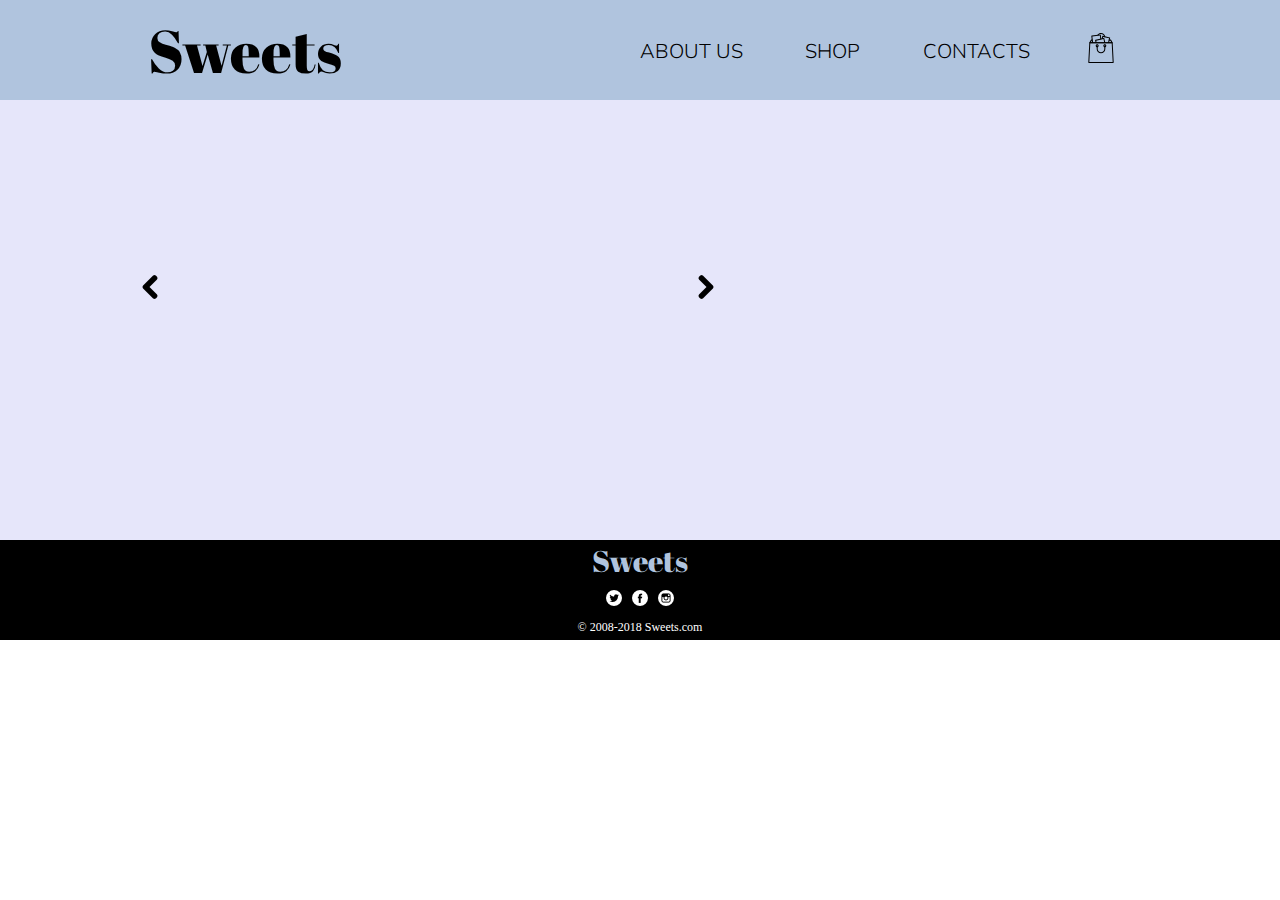
<file: index.html>
<!DOCTYPE html>
<html>

<head>
    <meta charset="utf-8">
    <link rel="stylesheet" type="text/css" href="css/index.css">
    <link rel="stylesheet" type="text/css" href="css/header.css">
    <link rel="stylesheet" type="text/css" href="css/footer.css">
    <link rel="shortcut icon" href="img/candy.png">
    <script src="js/shop.js"></script>
    <link href="https://fonts.googleapis.com/css?family=Abril+Fatface" rel="stylesheet">
    <link href="https://fonts.googleapis.com/css?family=Muli:300,400" rel="stylesheet">
    <title>Sweets</title>
</head>

<body>
    <header>
        <div class="container">
            <div class="logo">Sweets</div>
            <div class="menu">
                <div class="menu_item">
                    <a href="index.html">About us</a>
                </div>
                <div class="menu_item">
                    <a href="shop.html">Shop</a>
                </div>
                <div class="menu_item">
                    <a href="#">Contacts</a>
                </div>
            </div>
            <div class="cart">
                <svg version="1.1" id="Capa_1" xmlns="http://www.w3.org/2000/svg" xmlns:xlink="http://www.w3.org/1999/xlink" x="0px" y="0px"
                    viewBox="0 0 201.387 201.387" style="enable-background:new 0 0 201.387 201.387;" xml:space="preserve">
                    <g>
                        <g>
                            <path d="M129.413,24.885C127.389,10.699,115.041,0,100.692,0C91.464,0,82.7,4.453,77.251,11.916
                    c-1.113,1.522-0.78,3.657,0.742,4.77c1.517,1.109,3.657,0.78,4.768-0.744c4.171-5.707,10.873-9.115,17.93-9.115
                    c10.974,0,20.415,8.178,21.963,19.021c0.244,1.703,1.705,2.932,3.376,2.932c0.159,0,0.323-0.012,0.486-0.034
                    C128.382,28.479,129.679,26.75,129.413,24.885z" />
                        </g>
                    </g>
                    <g>
                        <g>
                            <path d="M178.712,63.096l-10.24-17.067c-0.616-1.029-1.727-1.657-2.927-1.657h-9.813c-1.884,0-3.413,1.529-3.413,3.413
                    s1.529,3.413,3.413,3.413h7.881l6.144,10.24H31.626l6.144-10.24h3.615c1.884,0,3.413-1.529,3.413-3.413s-1.529-3.413-3.413-3.413
                    h-5.547c-1.2,0-2.311,0.628-2.927,1.657l-10.24,17.067c-0.633,1.056-0.648,2.369-0.043,3.439s1.739,1.732,2.97,1.732h150.187
                    c1.231,0,2.364-0.662,2.97-1.732S179.345,64.15,178.712,63.096z" />
                        </g>
                    </g>
                    <g>
                        <g>
                            <path d="M161.698,31.623c-0.478-0.771-1.241-1.318-2.123-1.524l-46.531-10.883c-0.881-0.207-1.809-0.053-2.579,0.423
                    c-0.768,0.478-1.316,1.241-1.522,2.123l-3.509,15c-0.43,1.835,0.71,3.671,2.546,4.099c1.835,0.43,3.673-0.71,4.101-2.546
                    l2.732-11.675l39.883,9.329l-6.267,26.795c-0.43,1.835,0.71,3.671,2.546,4.099c0.263,0.061,0.524,0.09,0.782,0.09
                    c1.55,0,2.953-1.062,3.318-2.635l7.045-30.118C162.328,33.319,162.176,32.391,161.698,31.623z" />
                        </g>
                    </g>
                    <g>
                        <g>
                            <path d="M102.497,39.692l-3.11-26.305c-0.106-0.899-0.565-1.72-1.277-2.28c-0.712-0.56-1.611-0.816-2.514-0.71l-57.09,6.748
                    c-1.871,0.222-3.209,1.918-2.988,3.791l5.185,43.873c0.206,1.737,1.679,3.014,3.386,3.014c0.133,0,0.27-0.009,0.406-0.024
                    c1.87-0.222,3.208-1.918,2.988-3.791l-4.785-40.486l50.311-5.946l2.708,22.915c0.222,1.872,1.91,3.202,3.791,2.99
                    C101.379,43.261,102.717,41.564,102.497,39.692z" />
                        </g>
                    </g>
                    <g>
                        <g>
                            <path d="M129.492,63.556l-6.775-28.174c-0.212-0.879-0.765-1.64-1.536-2.113c-0.771-0.469-1.696-0.616-2.581-0.406L63.613,46.087
                    c-1.833,0.44-2.961,2.284-2.521,4.117l3.386,14.082c0.44,1.835,2.284,2.964,4.116,2.521c1.833-0.44,2.961-2.284,2.521-4.117
                    l-2.589-10.764l48.35-11.626l5.977,24.854c0.375,1.565,1.775,2.615,3.316,2.615c0.265,0,0.533-0.031,0.802-0.096
                    C128.804,67.232,129.932,65.389,129.492,63.556z" />
                        </g>
                    </g>
                    <g>
                        <g>
                            <path d="M179.197,64.679c-0.094-1.814-1.592-3.238-3.41-3.238H25.6c-1.818,0-3.316,1.423-3.41,3.238l-6.827,133.12
                    c-0.048,0.934,0.29,1.848,0.934,2.526c0.645,0.677,1.539,1.062,2.475,1.062h163.84c0.935,0,1.83-0.384,2.478-1.062
                    c0.643-0.678,0.981-1.591,0.934-2.526L179.197,64.679z M22.364,194.56l6.477-126.293h143.701l6.477,126.293H22.364z"
                            />
                        </g>
                    </g>
                    <g>
                        <g>
                            <path d="M126.292,75.093c-5.647,0-10.24,4.593-10.24,10.24c0,5.647,4.593,10.24,10.24,10.24c5.647,0,10.24-4.593,10.24-10.24
                    C136.532,79.686,131.939,75.093,126.292,75.093z M126.292,88.747c-1.883,0-3.413-1.531-3.413-3.413s1.531-3.413,3.413-3.413
                    c1.882,0,3.413,1.531,3.413,3.413S128.174,88.747,126.292,88.747z" />
                        </g>
                    </g>
                    <g>
                        <g>
                            <path d="M75.092,75.093c-5.647,0-10.24,4.593-10.24,10.24c0,5.647,4.593,10.24,10.24,10.24c5.647,0,10.24-4.593,10.24-10.24
                    C85.332,79.686,80.739,75.093,75.092,75.093z M75.092,88.747c-1.882,0-3.413-1.531-3.413-3.413s1.531-3.413,3.413-3.413
                    s3.413,1.531,3.413,3.413S76.974,88.747,75.092,88.747z" />
                        </g>
                    </g>
                    <g>
                        <g>
                            <path d="M126.292,85.333h-0.263c-1.884,0-3.413,1.529-3.413,3.413c0,0.466,0.092,0.911,0.263,1.316v17.457
                    c0,12.233-9.953,22.187-22.187,22.187s-22.187-9.953-22.187-22.187V88.747c0-1.884-1.529-3.413-3.413-3.413
                    s-3.413,1.529-3.413,3.413v18.773c0,15.998,13.015,29.013,29.013,29.013s29.013-13.015,29.013-29.013V88.747
                    C129.705,86.863,128.176,85.333,126.292,85.333z" />
                        </g>
                    </g>
                    <g>
                    </g>
                    <g>
                    </g>
                    <g>
                    </g>
                    <g>
                    </g>
                    <g>
                    </g>
                    <g>
                    </g>
                    <g>
                    </g>
                    <g>
                    </g>
                    <g>
                    </g>
                    <g>
                    </g>
                    <g>
                    </g>
                    <g>
                    </g>
                    <g>
                    </g>
                    <g>
                    </g>
                    <g>
                    </g>
                </svg>

            </div>
        </div>
    </header>
    <main>
        <div class="container">
            <section></section>
            <section></section>
            <section class="slider">
                <div class="slider-container">
                    <div class="slides-wrapper">
                        <div class="slides slide1">
                            <img src="img/chocolate1.jpg" />
                            <blockquote>" The best gift for real sweet-tooth like me. It is very delicious chocolate. "</blockquote>
                        </div>
                        <div class="slides slide2">
                            <img src="img/chocolate2.jpg" />
                            <blockquote>" Сhocolate looks very stylish and tastes so good. You have new regular customer. "</blockquote>
                        </div>
                        <div class="slides slide3">
                            <img src="img/chocolate3.jpg" />
                            <blockquote>" The great advantage of this chocolate is the use of exclusively natural ingredients. High quality
                                chocolate at a good price"</blockquote>
                        </div>
                        <div class="nav prev"></div>
                        <div class="nav next"></div>
                    </div>
            </section>
            </div>
    </main>
    <footer>
        <div class="container">
            <div class="logo">Sweets</div>
            <div class="social">
                <div class="social_item">
                    <img src="img/twitter.png">
                </div>
                <div class="social_item">
                    <img src="img/facebook.png">
                </div>
                <div class="social_item">
                    <img src="img/instagram-logo.png">
                </div>
            </div>
            <p class="copyright">© 2008-2018 Sweets.com</p>
        </div>
    </footer>
</body>

</html>
</file>
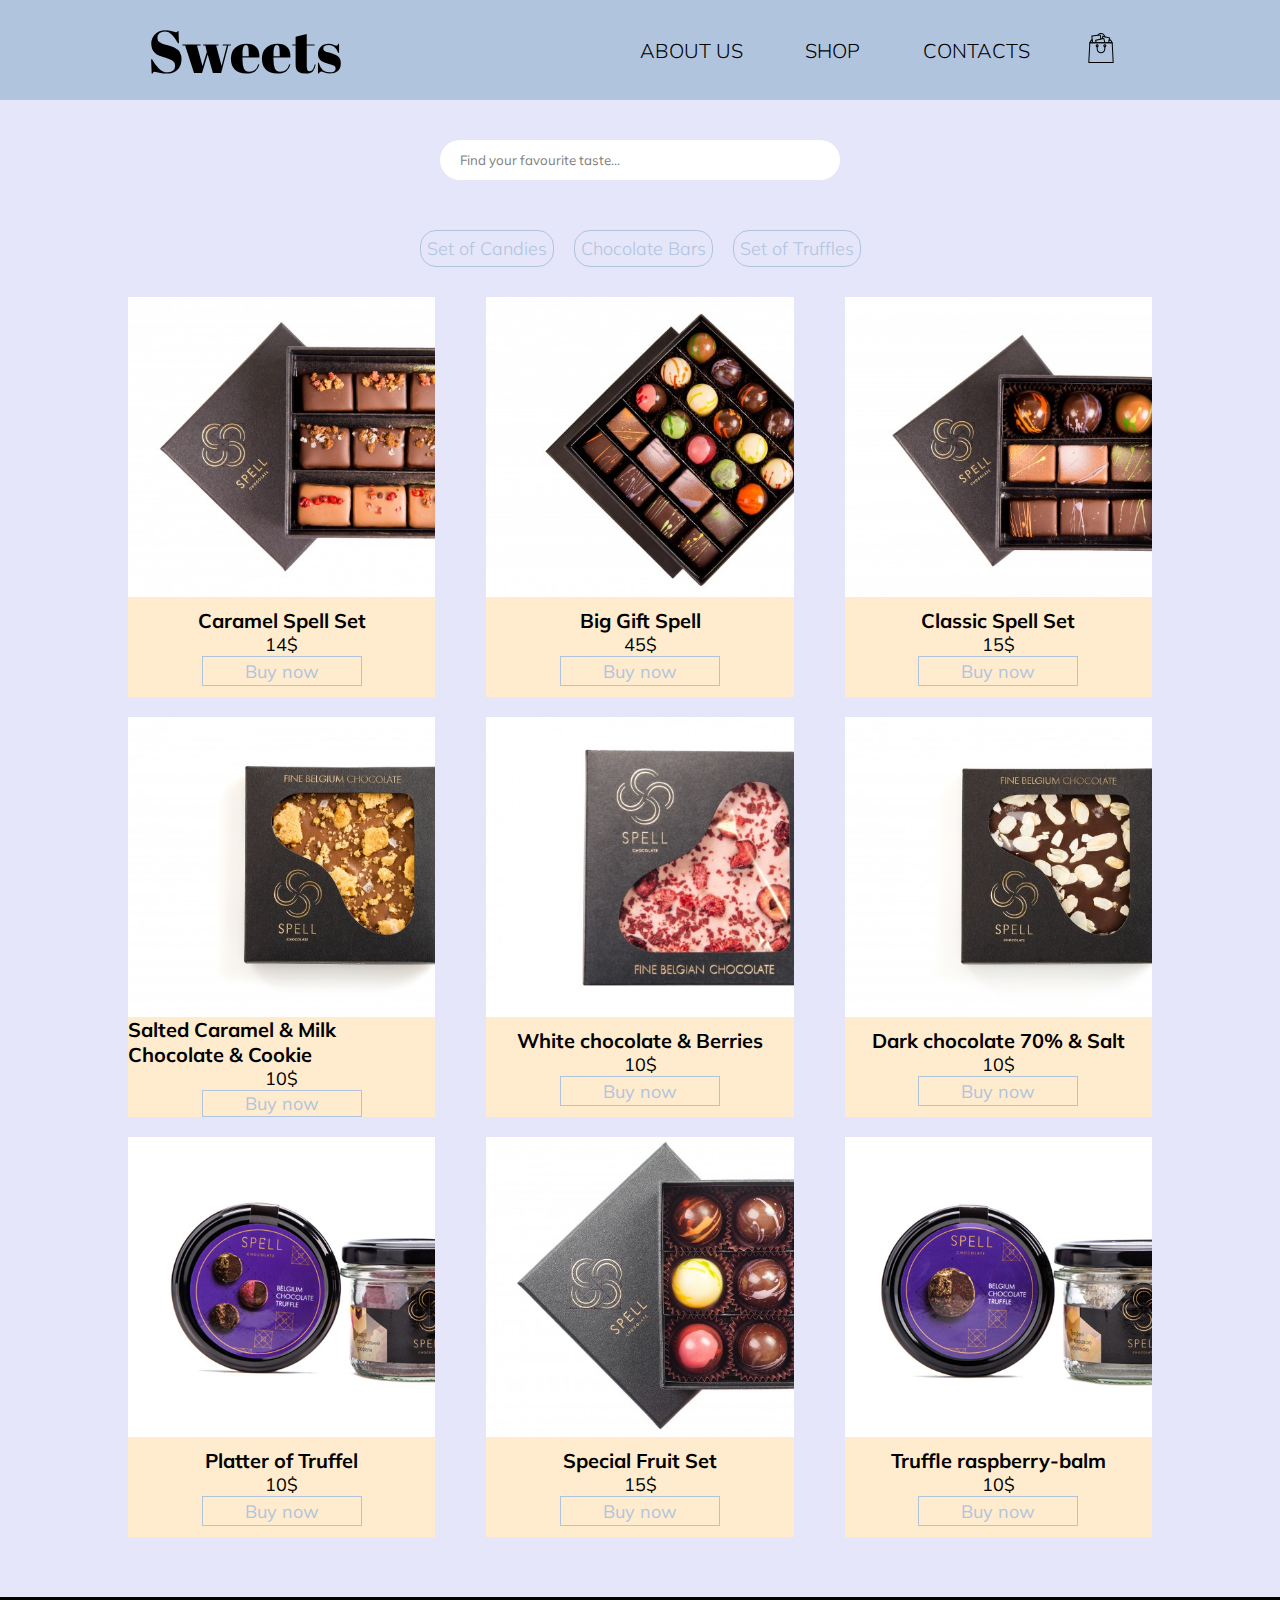
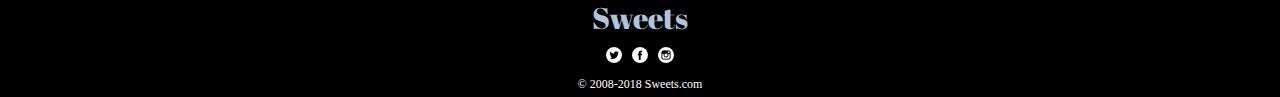
<file: shop.html>
<!DOCTYPE html>
<html>

<head>
    <meta charset="utf-8">
    <link rel="stylesheet" type="text/css" href="css/shop.css">
    <link rel="stylesheet" type="text/css" href="css/header.css">
    <link rel="stylesheet" type="text/css" href="css/footer.css">
    <link rel="shortcut icon" href="img/candy.png">
    <script src="js/shop.js"></script>
    <link href="https://fonts.googleapis.com/css?family=Abril+Fatface" rel="stylesheet">
    <link href="https://fonts.googleapis.com/css?family=Muli:300,400,700" rel="stylesheet">
    <title>Shop</title>
</head>

<body>
    <header>
        <div class="container">
            <div class="logo">Sweets</div>
            <div class="menu">
                <div class="menu_item">
                    <a href="index.html">About us</a>
                </div>
                <div class="menu_item">
                    <a href="shop.html">Shop</a>
                </div>
                <div class="menu_item">
                    <a href="#">Contacts</a>
                </div>
            </div>
            <div class="cart">
                <svg version="1.1" id="Capa_1" xmlns="http://www.w3.org/2000/svg" xmlns:xlink="http://www.w3.org/1999/xlink" x="0px" y="0px"
                    viewBox="0 0 201.387 201.387" style="enable-background:new 0 0 201.387 201.387;" xml:space="preserve">
                    <g>
                        <g>
                            <path d="M129.413,24.885C127.389,10.699,115.041,0,100.692,0C91.464,0,82.7,4.453,77.251,11.916
                    c-1.113,1.522-0.78,3.657,0.742,4.77c1.517,1.109,3.657,0.78,4.768-0.744c4.171-5.707,10.873-9.115,17.93-9.115
                    c10.974,0,20.415,8.178,21.963,19.021c0.244,1.703,1.705,2.932,3.376,2.932c0.159,0,0.323-0.012,0.486-0.034
                    C128.382,28.479,129.679,26.75,129.413,24.885z" />
                        </g>
                    </g>
                    <g>
                        <g>
                            <path d="M178.712,63.096l-10.24-17.067c-0.616-1.029-1.727-1.657-2.927-1.657h-9.813c-1.884,0-3.413,1.529-3.413,3.413
                    s1.529,3.413,3.413,3.413h7.881l6.144,10.24H31.626l6.144-10.24h3.615c1.884,0,3.413-1.529,3.413-3.413s-1.529-3.413-3.413-3.413
                    h-5.547c-1.2,0-2.311,0.628-2.927,1.657l-10.24,17.067c-0.633,1.056-0.648,2.369-0.043,3.439s1.739,1.732,2.97,1.732h150.187
                    c1.231,0,2.364-0.662,2.97-1.732S179.345,64.15,178.712,63.096z" />
                        </g>
                    </g>
                    <g>
                        <g>
                            <path d="M161.698,31.623c-0.478-0.771-1.241-1.318-2.123-1.524l-46.531-10.883c-0.881-0.207-1.809-0.053-2.579,0.423
                    c-0.768,0.478-1.316,1.241-1.522,2.123l-3.509,15c-0.43,1.835,0.71,3.671,2.546,4.099c1.835,0.43,3.673-0.71,4.101-2.546
                    l2.732-11.675l39.883,9.329l-6.267,26.795c-0.43,1.835,0.71,3.671,2.546,4.099c0.263,0.061,0.524,0.09,0.782,0.09
                    c1.55,0,2.953-1.062,3.318-2.635l7.045-30.118C162.328,33.319,162.176,32.391,161.698,31.623z" />
                        </g>
                    </g>
                    <g>
                        <g>
                            <path d="M102.497,39.692l-3.11-26.305c-0.106-0.899-0.565-1.72-1.277-2.28c-0.712-0.56-1.611-0.816-2.514-0.71l-57.09,6.748
                    c-1.871,0.222-3.209,1.918-2.988,3.791l5.185,43.873c0.206,1.737,1.679,3.014,3.386,3.014c0.133,0,0.27-0.009,0.406-0.024
                    c1.87-0.222,3.208-1.918,2.988-3.791l-4.785-40.486l50.311-5.946l2.708,22.915c0.222,1.872,1.91,3.202,3.791,2.99
                    C101.379,43.261,102.717,41.564,102.497,39.692z" />
                        </g>
                    </g>
                    <g>
                        <g>
                            <path d="M129.492,63.556l-6.775-28.174c-0.212-0.879-0.765-1.64-1.536-2.113c-0.771-0.469-1.696-0.616-2.581-0.406L63.613,46.087
                    c-1.833,0.44-2.961,2.284-2.521,4.117l3.386,14.082c0.44,1.835,2.284,2.964,4.116,2.521c1.833-0.44,2.961-2.284,2.521-4.117
                    l-2.589-10.764l48.35-11.626l5.977,24.854c0.375,1.565,1.775,2.615,3.316,2.615c0.265,0,0.533-0.031,0.802-0.096
                    C128.804,67.232,129.932,65.389,129.492,63.556z" />
                        </g>
                    </g>
                    <g>
                        <g>
                            <path d="M179.197,64.679c-0.094-1.814-1.592-3.238-3.41-3.238H25.6c-1.818,0-3.316,1.423-3.41,3.238l-6.827,133.12
                    c-0.048,0.934,0.29,1.848,0.934,2.526c0.645,0.677,1.539,1.062,2.475,1.062h163.84c0.935,0,1.83-0.384,2.478-1.062
                    c0.643-0.678,0.981-1.591,0.934-2.526L179.197,64.679z M22.364,194.56l6.477-126.293h143.701l6.477,126.293H22.364z"
                            />
                        </g>
                    </g>
                    <g>
                        <g>
                            <path d="M126.292,75.093c-5.647,0-10.24,4.593-10.24,10.24c0,5.647,4.593,10.24,10.24,10.24c5.647,0,10.24-4.593,10.24-10.24
                    C136.532,79.686,131.939,75.093,126.292,75.093z M126.292,88.747c-1.883,0-3.413-1.531-3.413-3.413s1.531-3.413,3.413-3.413
                    c1.882,0,3.413,1.531,3.413,3.413S128.174,88.747,126.292,88.747z" />
                        </g>
                    </g>
                    <g>
                        <g>
                            <path d="M75.092,75.093c-5.647,0-10.24,4.593-10.24,10.24c0,5.647,4.593,10.24,10.24,10.24c5.647,0,10.24-4.593,10.24-10.24
                    C85.332,79.686,80.739,75.093,75.092,75.093z M75.092,88.747c-1.882,0-3.413-1.531-3.413-3.413s1.531-3.413,3.413-3.413
                    s3.413,1.531,3.413,3.413S76.974,88.747,75.092,88.747z" />
                        </g>
                    </g>
                    <g>
                        <g>
                            <path d="M126.292,85.333h-0.263c-1.884,0-3.413,1.529-3.413,3.413c0,0.466,0.092,0.911,0.263,1.316v17.457
                    c0,12.233-9.953,22.187-22.187,22.187s-22.187-9.953-22.187-22.187V88.747c0-1.884-1.529-3.413-3.413-3.413
                    s-3.413,1.529-3.413,3.413v18.773c0,15.998,13.015,29.013,29.013,29.013s29.013-13.015,29.013-29.013V88.747
                    C129.705,86.863,128.176,85.333,126.292,85.333z" />
                        </g>
                    </g>
                    <g>
                    </g>
                    <g>
                    </g>
                    <g>
                    </g>
                    <g>
                    </g>
                    <g>
                    </g>
                    <g>
                    </g>
                    <g>
                    </g>
                    <g>
                    </g>
                    <g>
                    </g>
                    <g>
                    </g>
                    <g>
                    </g>
                    <g>
                    </g>
                    <g>
                    </g>
                    <g>
                    </g>
                    <g>
                    </g>
                </svg>

            </div>
        </div>
    </header>
    <main>
        <div class="container">
            <div class="Search">
                <input type="search" placeholder="Find your favourite taste..." />
            </div>
            <div class="tags">
                <div class="tag">Set of Candies</div>
                <div class="tag">Chocolate Bars</div>
                <div class="tag">Set of Truffles</div>
            </div>
            <div class="catalog">
                <div class="catalog_item">
                    <div class="item_img"></div>
                    <div class="description">
                        <p class="candyName">Caramel Spell Set</p>
                        <p class="price">14$</p>
                        <button>Buy now</button>
                    </div>
                </div>
                <div class="catalog_item">
                    <div class="item_img"></div>
                    <div class="description">
                        <p class="candyName">Big Gift Spell</p>
                        <p class="price">45$</p>
                        <button>Buy now</button>
                    </div>
                </div>
                <div class="catalog_item">
                    <div class="item_img"></div>
                    <div class="description">
                        <p class="candyName">Classic Spell Set</p>
                        <p class="price">15$</p>
                        <button>Buy now</button>
                    </div>
                </div>
                <div class="catalog_item">
                    <div class="item_img"></div>
                    <div class="description">
                        <p class="candyName">Salted Caramel & Milk Chocolate & Cookie</p>
                        <p class="price">10$</p>
                        <button>Buy now</button>
                    </div>
                </div>
                <div class="catalog_item">
                    <div class="item_img"></div>
                    <div class="description">
                        <p class="candyName">White chocolate & Berries</p>
                        <p class="price">10$</p>
                        <button>Buy now</button>
                    </div>
                </div>
                <div class="catalog_item">
                    <div class="item_img"></div>
                    <div class="description">
                        <p class="candyName">Dark chocolate 70% & Salt</p>
                        <p class="price">10$</p>
                        <button>Buy now</button>
                    </div>
                </div>
                <div class="catalog_item">
                    <div class="item_img"></div>
                    <div class="description">
                        <p class="candyName">Platter of Truffel</p>
                        <p class="price">10$</p>
                        <button>Buy now</button>
                    </div>
                </div>
                <div class="catalog_item">
                    <div class="item_img"></div>
                    <div class="description">
                        <p class="candyName">Special Fruit Set</p>
                        <p class="price">15$</p>
                        <button>Buy now</button>
                    </div>
                </div>
                <div class="catalog_item">
                    <div class="item_img"></div>
                    <div class="description">
                        <p class="candyName">Truffle raspberry-balm</p>
                        <p class="price">10$</p>
                        <button>Buy now</button>
                    </div>
                </div>
            </div>
        </div>
    </main>
    <footer>
        <div class="container">
            <div class="logo">Sweets</div>
            <div class="social">
                <div class="social_item">
                    <img src="img/twitter.png">
                </div>
                <div class="social_item">
                    <img src="img/facebook.png">
                </div>
                <div class="social_item">
                    <img src="img/instagram-logo.png">
                </div>
            </div>
            <p class="copyright">© 2008-2018 Sweets.com</p>
        </div>
    </footer>
</body>

</html>
</file>
<file: css/index.css>
* {
  margin: 0;
  padding: 0;
  box-sizing: border-box;
}

* main {
  max-width: 1920px;
  background-color: #e6e6fa;
  padding-bottom: 40px;
}

* main .container {
  width: 80%;
  margin: 0 auto;
}

* main .container .slider {
  width: 600px;
  position: relative;
  height: 400px;
}

* main .container .slider .slider-container {
  position: absolute;
  top: 0;
  left: 0;
  bottom: 0;
  right: 0;
  margin: 0 auto;
  width: 600px;
  height: 400px;
  margin: 0px;
  /*overflow: hidden;*/
}

* main .container .slider .slider-container .slides-wrapper {
  width: 300%;
  height: 400px;
}

* main .container .slider .slider-container .slides-wrapper div.slides {
  height: 350px;
  width: 600px;
  display: inline-block;
  position: relative;
  z-index: 0;
  opacity: 0;
}

* main .container .slider .slider-container .slides-wrapper div.slides img {
  width: 75%;
  height: 100%;
}

* main .container .slider .slider-container .slides-wrapper .nav {
  position: absolute;
  top: 175px;
  display: block;
  width: 24px;
  height: 24px;
  cursor: pointer;
}

* main .container .slider .slider-container .slides-wrapper .prev {
  background-image: url(../img/prev.png);
  background-repeat: no-repeat;
  left: 10px;
}

* main .container .slider .slider-container .slides-wrapper .next {
  background-image: url(../img/next.png);
  background-repeat: no-repeat;
  right: 10px;
}
</file>
<file: css/header.css>
* {
  margin: 0;
  padding: 0;
  box-sizing: border-box;
}

* header {
  max-width: 1920px;
  height: 100px;
  background-color: #b0c4de;
}

* header .container {
  width: 80%;
  height: inherit;
  margin: 0 auto;
  display: flex;
  align-items: center;
}

* header .container .logo {
  flex-basis: 50%;
  font-family: "Abril Fatface", cursive;
  font-size: 60px;
  padding-left: 20px;
}

* header .container .menu {
  flex-basis: 40%;
  font-weight: 300;
  display: flex;
  justify-content: space-between;
  font-family: "Muli", Arial, sans-serif;
  font-size: 20px;
  text-transform: uppercase;
}

* header .container .menu .menu_item {
  padding-right: 20px;
}

* header .container .menu .menu_item a {
  text-decoration: none;
  color: #000;
}

* header .container .menu .menu_item:hover {
  text-decoration: underline;
}

* header .container .cart {
  margin: 0 auto;
}

* header .container .cart svg {
  width: 30px;
  height: 30px;
}
</file>
<file: css/footer.css>
* {
  margin: 0;
  padding: 0;
  box-sizing: border-box;
}

* footer {
  max-width: 1920px;
  height: 100px;
  background-color: #000;
  color: #fff;
}

* footer .container {
  width: 80%;
  height: inherit;
  margin: 0 auto;
  display: flex;
  flex-direction: column;
  align-items: center;
}

* footer .container .logo {
  flex-basis: 50%;
  font-family: "Abril Fatface", cursive;
  font-size: 30px;
  color: #b0c4de;
}

* footer .container .social {
  display: flex;
  padding-bottom: 10px;
}

* footer .container .social .social_item {
  padding-right: 10px;
}

* footer .container .social .social_item:last-child {
  padding-right: 0;
}

* footer .container .social .social_item:hover img {
  width: 18px;
  height: 18px;
}

* footer .container .copyright {
  font-size: 12px;
}
</file>
<file: css/shop.css>
.catalog_item {
  width: 30%;
  height: 400px;
  margin-bottom: 20px;
}

.catalog_item .item_img {
  background-repeat: no-repeat;
  background-size: cover;
  width: 100%;
  height: 75%;
}

.catalog_item .description {
  height: 25%;
  background-color: #ffebcd;
  font-family: "Muli", Arial, sans-serif;
  font-size: 18px;
  display: flex;
  flex-direction: column;
  justify-content: center;
  align-items: center;
}

.catalog_item .description .candyName {
  font-weight: 700;
  font-size: 20px;
}

.catalog_item .description button {
  width: 160px;
  height: 30px;
  font-family: "Muli", Arial, sans-serif;
  font-size: 18px;
  background-color: inherit;
  border: 1px solid #b0c4de;
  color: #b0c4de;
}

.catalog_item .description button:hover {
  background-color: #b0c4de;
  border: none;
  color: #fff;
  outline: none;
}

* {
  margin: 0;
  padding: 0;
  box-sizing: border-box;
}

* main {
  max-width: 1920px;
  background-color: #e6e6fa;
  padding-bottom: 40px;
}

* main .container {
  width: 80%;
  margin: 0 auto;
}

* main .container .Search {
  display: flex;
  justify-content: center;
  padding-top: 40px;
  padding-bottom: 40px;
}

* main .container .Search input {
  width: 400px;
  height: 40px;
  border: none;
  border-radius: 20px;
}

* main .container .Search input::placeholder {
  font-family: "Muli", Arial, sans-serif;
  font-weight: 400;
  padding-left: 20px;
  color: #808080;
}

* main .container .Search input:focus {
  font-family: "Muli", Arial, sans-serif;
  font-weight: 400;
  padding-left: 20px;
  padding-right: 20px;
  color: #000;
  outline: none;
}

* main .container .tags {
  display: flex;
  justify-content: center;
  padding-bottom: 20px;
}

* main .container .tags .tag {
  font-family: "Muli", Arial, sans-serif;
  font-weight: 300;
  font-size: 18px;
  padding: 6px;
  margin: 10px;
  border: 1.4px solid #b0c4de;
  border-radius: 16px;
  color: #b0c4de;
}

* main .container .catalog {
  display: flex;
  flex-wrap: wrap;
  justify-content: space-between;
}

* main .container .catalog .catalog_item:first-child .item_img {
  background-image: url(../img/candy1.jpg);
}

* main .container .catalog .catalog_item:nth-child(2) {
  margin-left: 5%;
  margin-right: 5%;
}

* main .container .catalog .catalog_item:nth-child(2) .item_img {
  background-image: url(../img/candy2.jpg);
}

* main .container .catalog .catalog_item:nth-child(3) .item_img {
  background-image: url(../img/candy3.jpg);
}

* main .container .catalog .catalog_item:nth-child(4) .item_img {
  background-image: url(../img/choco-pl1.jpg);
}

* main .container .catalog .catalog_item:nth-child(5) .item_img {
  background-image: url(../img/choco-pl2.jpg);
}

* main .container .catalog .catalog_item:nth-child(6) .item_img {
  background-image: url(../img/choco-pl3.jpg);
}

* main .container .catalog .catalog_item:nth-child(7) .item_img {
  background-image: url(../img/truffel_set1.jpg);
}

* main .container .catalog .catalog_item:nth-child(7):hover .item_img {
  background-image: url(../img/truffel_set1.1jpg.jpg);
}

* main .container .catalog .catalog_item:nth-child(8) .item_img {
  background-image: url(../img/candy4.jpg);
}

* main .container .catalog .catalog_item:nth-child(9) .item_img {
  background-image: url(../img/truffel_set2.jpg);
}

* main .container .catalog .catalog_item:nth-child(9):hover .item_img {
  background-image: url(../img/truffel_set2.1jpg.jpg);
}
</file>
